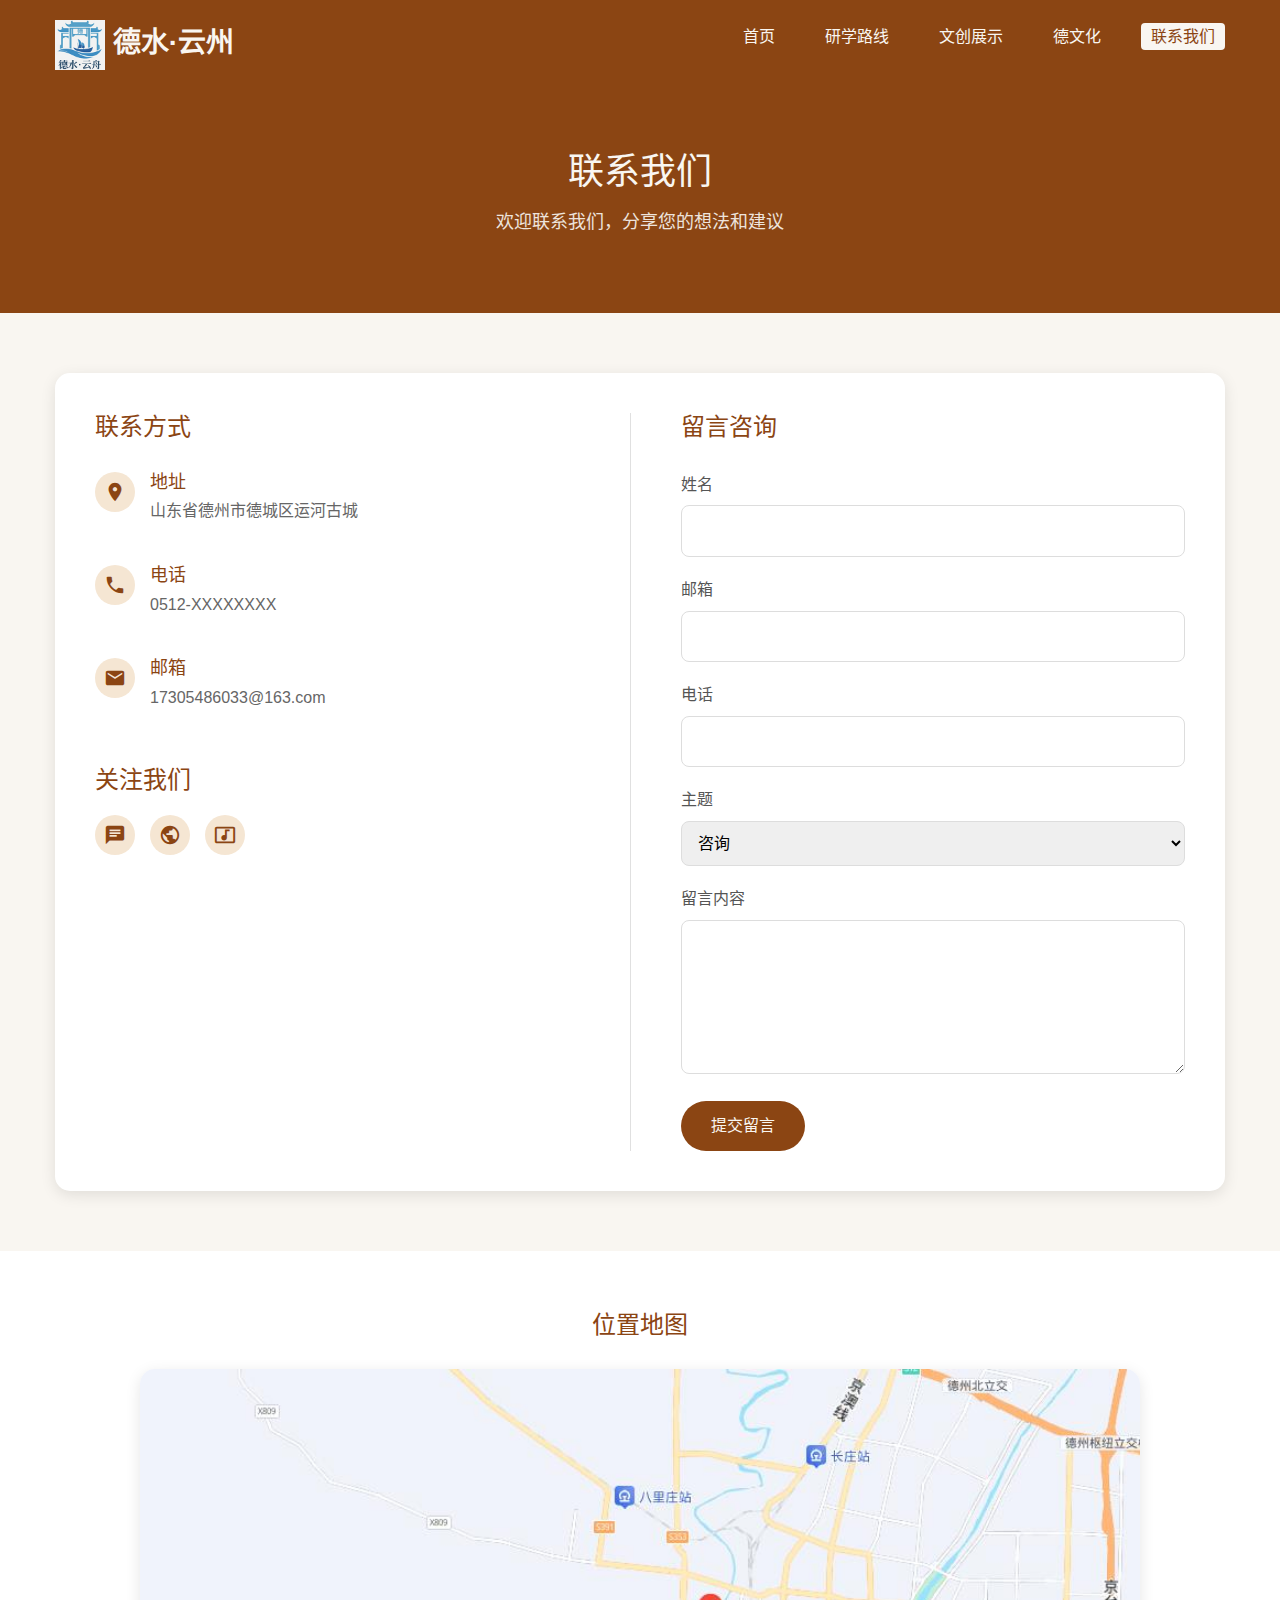
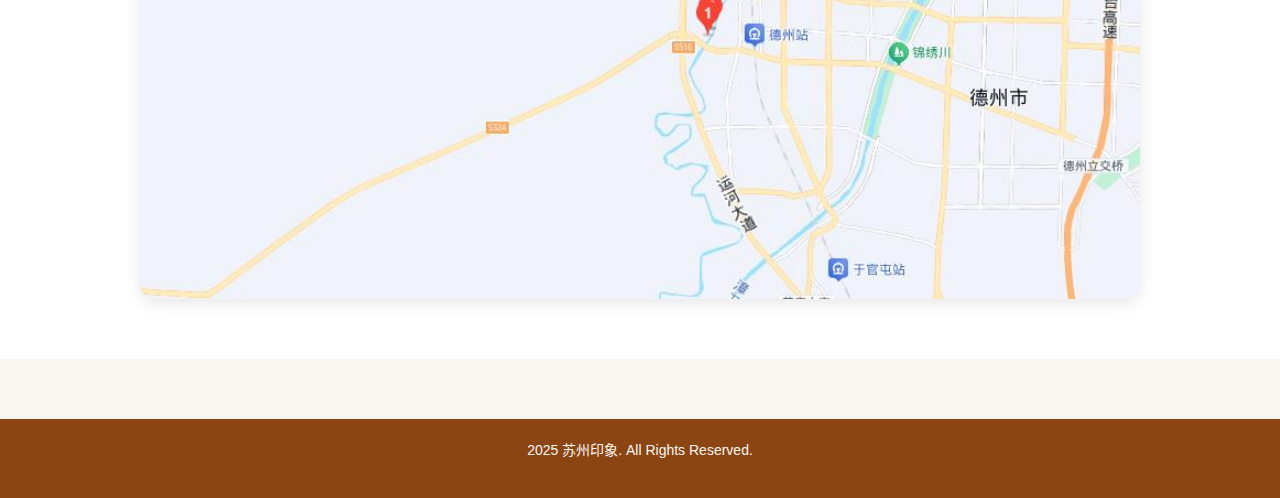
<file: contact.html>
<!DOCTYPE html>
<html lang="zh-CN">
<head>
    <meta charset="UTF-8">
    <meta name="viewport" content="width=device-width, initial-scale=1.0">
    <title>联系我们 - 苏州印象</title>
    <link href="https://cdn.jsdelivr.net/npm/bootstrap@5.3.0/dist/css/bootstrap.min.css" rel="stylesheet">
    <link rel="stylesheet" href="css/style.css">
    <link rel="stylesheet" href="css/contact.css">
    <link href="https://fonts.googleapis.com/icon?family=Material+Icons" rel="stylesheet">
</head>
<body>
    <!-- 头部区域 -->
    <header>
        <div class="container">
            <div class="logo">
                <img src="images/logo.jpg" alt="Logo" style="height: 50px;">
                  德水·云州
            </div>
            <nav>
                <ul>
                    <li><a href="index.html">首页</a></li>
                    <li><a href="food.html">研学路线</a></li>
                    <li><a href="culture.html">文创展示</a></li>
                    <li><a href="scenic.html">德文化</a></li>
                    <li><a href="contact.html" class="active">联系我们</a></li>
                </ul>
            </nav>
        </div>
    </header>

    <!-- 页面标题 -->
    <div class="page-header">
        <div class="container">
            <h1>联系我们</h1>
            <p>欢迎联系我们，分享您的想法和建议</p>
        </div>
    </div>

    <!-- 联系信息和表单区域 -->
    <div class="contact-section">
        <div class="container">
            <div class="contact-wrapper">
                <!-- 左侧联系信息 -->
                <div class="contact-info">
                    <h2>联系方式</h2>
                    <div class="info-items">
                        <div class="info-item">
                            <div class="icon">
                                <span class="material-icons">location_on</span>
                            </div>
                            <div class="text">
                                <h3>地址</h3>
                                <p>山东省德州市德城区运河古城</p>
                            </div>
                        </div>
                        <div class="info-item">
                            <div class="icon">
                                <span class="material-icons">phone</span>
                            </div>
                            <div class="text">
                                <h3>电话</h3>
                                <p>0512-XXXXXXXX</p>
                            </div>
                        </div>
                        <div class="info-item">
                            <div class="icon">
                                <span class="material-icons">email</span>
                            </div>
                            <div class="text">
                                <h3>邮箱</h3>
                                <p>17305486033@163.com</p>
                            </div>
                        </div>
                    </div>

                    <!-- 社交媒体链接 -->
                    <div class="social-media">
                        <h2>关注我们</h2>
                        <div class="social-links">
                            <a href="#" class="social-link" title="微信">
                                <span class="material-icons">chat</span>
                            </a>
                            <a href="#" class="social-link" title="微博">
                                <span class="material-icons">public</span>
                            </a>
                            <a href="#" class="social-link" title="抖音">
                                <span class="material-icons">music_video</span>
                            </a>
                        </div>
                    </div>
                </div>

                <!-- 右侧留言表单 -->
                <div class="contact-form">
                    <h2>留言咨询</h2>
                    <form id="messageForm">
                        <div class="form-group">
                            <label for="name">姓名</label>
                            <input type="text" id="name" name="name" required>
                        </div>
                        <div class="form-group">
                            <label for="email">邮箱</label>
                            <input type="email" id="email" name="email" required>
                        </div>
                        <div class="form-group">
                            <label for="phone">电话</label>
                            <input type="tel" id="phone" name="phone">
                        </div>
                        <div class="form-group">
                            <label for="subject">主题</label>
                            <select id="subject" name="subject">
                                <option value="咨询">咨询</option>
                                <option value="建议">建议</option>
                                <option value="合作">合作</option>
                                <option value="其他">其他</option>
                            </select>
                        </div>
                        <div class="form-group">
                            <label for="message">留言内容</label>
                            <textarea id="message" name="message" rows="5" required></textarea>
                        </div>
                        <button type="submit" class="submit-btn">提交留言</button>
                    </form>
                </div>
            </div>
        </div>
    </div>

    <!-- 地图区域 -->
    <div class="map-section">
        <div class="container">
            <h2>位置地图</h2>
            <div class="map-container">
                <img src="images/map1.jpg" alt="位置地图">
            </div>
        </div>
    </div>

    <!-- 底部版权 -->
    <footer>
        <div class="container">
            <p> 2025 苏州印象. All Rights Reserved.</p>
        </div>
    </footer>

    <!-- JavaScript -->
    <script src="https://cdn.jsdelivr.net/npm/bootstrap@5.3.0/dist/js/bootstrap.bundle.min.js"></script>
    <script src="js/contact.js"></script>
</body>
</html>
</file>
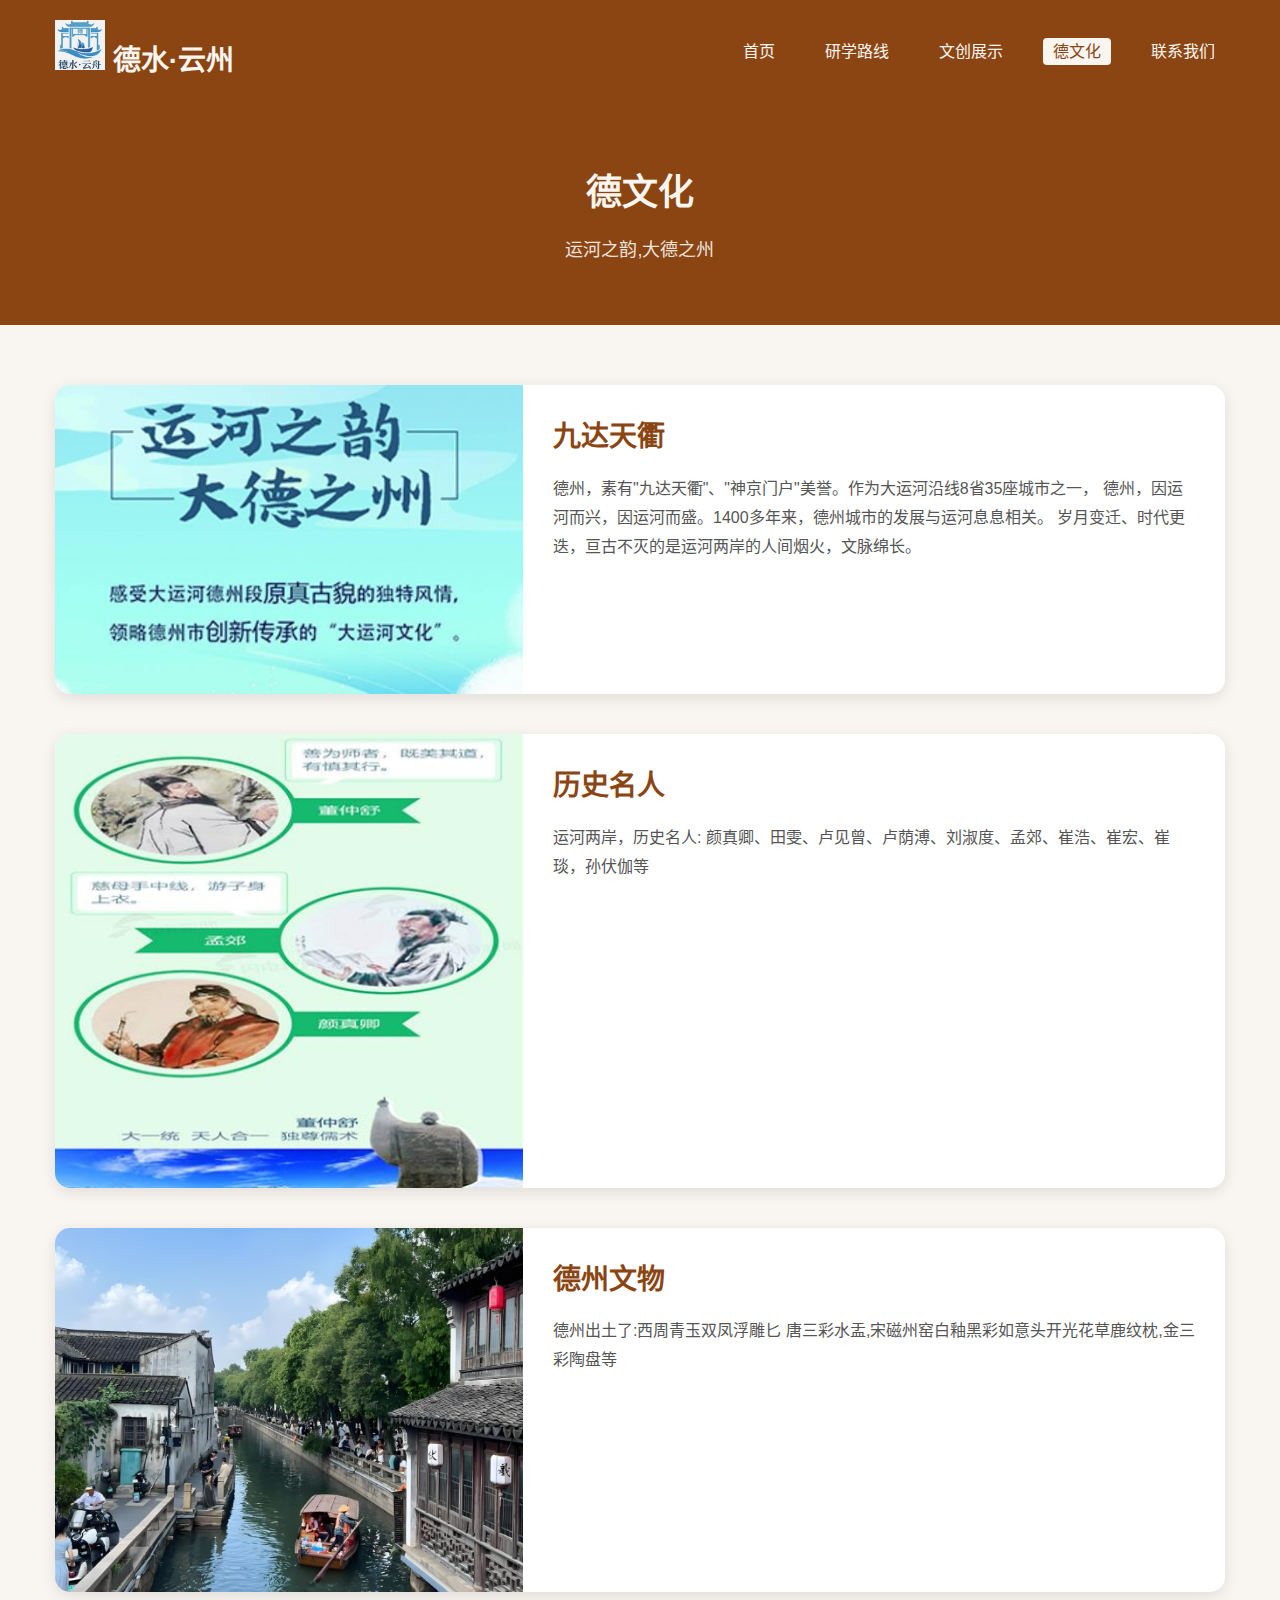
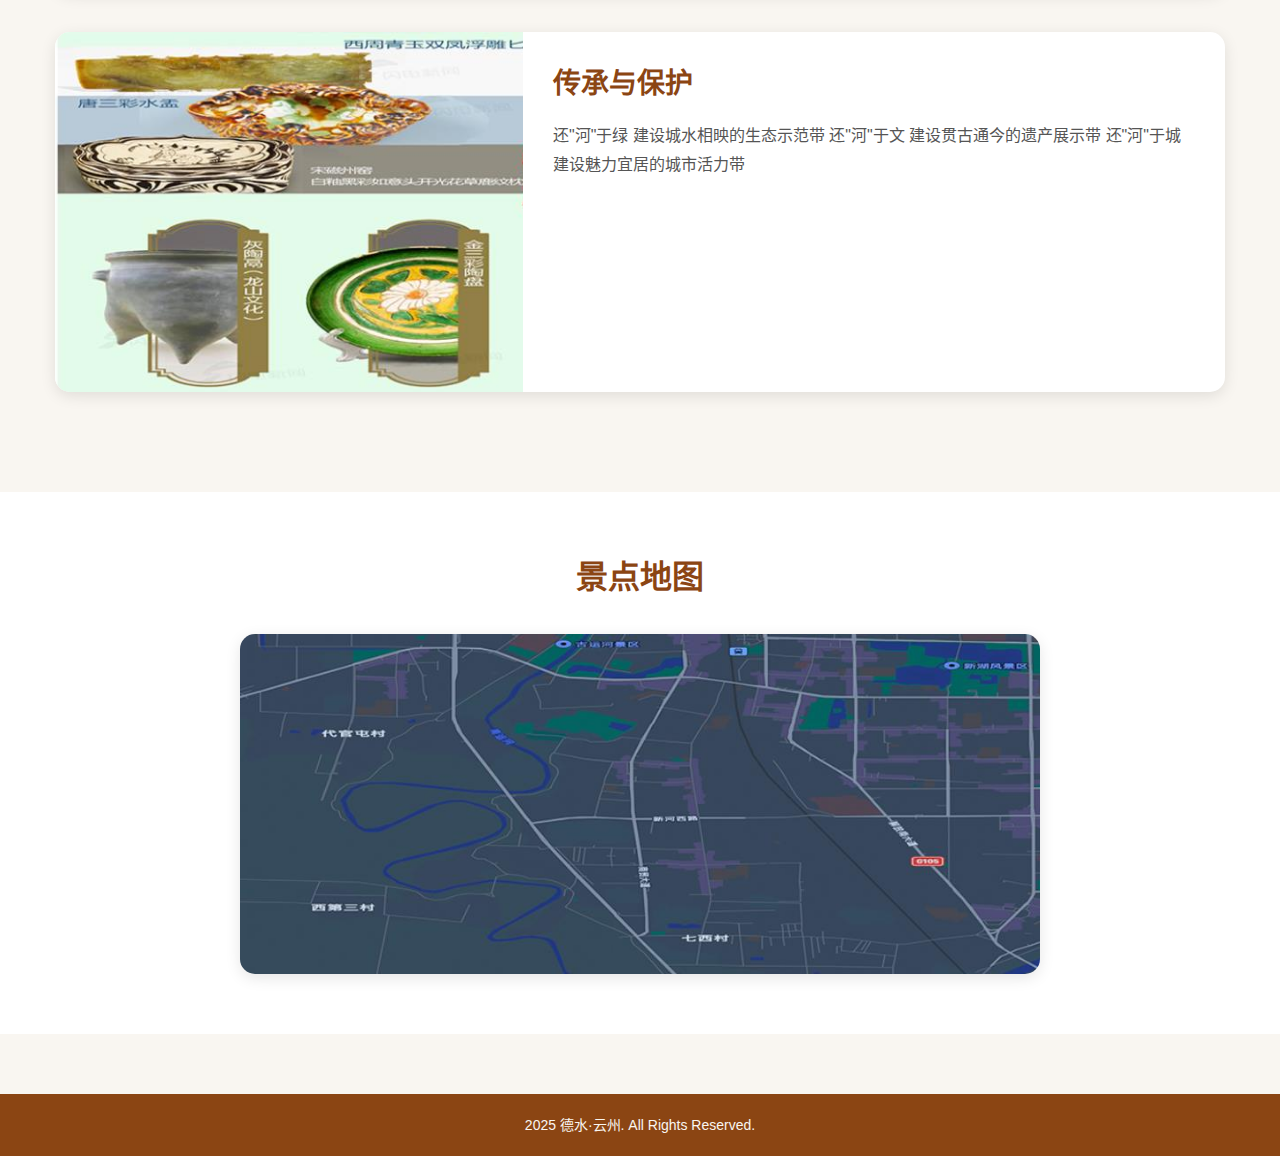
<file: scenic.html>
<!DOCTYPE html>
<html lang="zh-CN">
<head>
    <meta charset="UTF-8">
    <meta name="viewport" content="width=device-width, initial-scale=1.0">
    <title>景点介绍 - 德水·云州</title>
    <link rel="stylesheet" href="css/style.css">
    <link rel="stylesheet" href="css/scenic.css">
</head>
<body>
    <!-- 头部区域 -->
    <header>
        <div class="container">
            <div class="logo">
                <img src="images/logo.jpg" alt="Logo" style="height: 50px;">
                德水·云州
            </div>
            <nav>
                <ul>
                    <li><a href="index.html">首页</a></li>
                    <li><a href="food.html">研学路线</a></li>
                    <li><a href="culture.html">文创展示</a></li>
                    <li><a href="scenic.html" class="active">德文化</a></li>
                    <li><a href="contact.html">联系我们</a></li>
                </ul>
            </nav>
        </div>
    </header>

    <!-- 页面标题 -->
    <div class="page-header">
        <div class="container">
            <h1>德文化</h1>
            <p>运河之韵,大德之州</p>
        </div>
    </div>

    <!-- 内容展示区域 -->
    <div class="scenic-content">
        <div class="container">
            <!-- 九达天衢 -->
            <div class="scenic-card">
                <div class="scenic-image">
                    <img src="images/humble-garden.jpg" alt="九达天衢">
                  
                </div>
                <div class="scenic-info">
                    <h2>九达天衢</h2>
                    
                    <p class="description">德州，素有"九达天衢"、"神京门户"美誉。作为大运河沿线8省35座城市之一，
德州，因运河而兴，因运河而盛。1400多年来，德州城市的发展与运河息息相关。
岁月变迁、时代更迭，亘古不灭的是运河两岸的人间烟火，文脉绵长。</p>
                    
                </div>
            </div>

            <!-- 历史名人 -->
            <div class="scenic-card">
                <div class="scenic-image">
                    <img src="images/hanshan-temple.jpg" alt="历史名人">
                   
                </div>
                <div class="scenic-info">
                    <h2>历史名人</h2>
                     
                    <p class="description"> 运河两岸，历史名人:
颜真卿、田雯、卢见曾、卢荫溥、刘淑度、孟郊、崔浩、崔宏、崔琰，孙伏伽等</p>
                     
                </div>
            </div>

            <!-- 德州文物 -->
            <div class="scenic-card">
                <div class="scenic-image">
                    <img src="images/pingjiang-road.jpg" alt="德州文物">
                  
                </div>
                <div class="scenic-info">
                    <h2>德州文物</h2>
                    
                    <p class="description"> 德州出土了:西周青玉双凤浮雕匕
唐三彩水盂,宋磁州窑白釉黑彩如意头开光花草鹿纹枕,金三彩陶盘等</p>
                    
                </div>
            </div>

            <!-- 传承与保护 -->
            <div class="scenic-card">
                <div class="scenic-image">
                    <img src="images/tiger-hill2.jpg" alt="传承与保护">
                   
                </div>
                <div class="scenic-info">
                    <h2>传承与保护</h2>
                     
                    <p class="description"> 还"河"于绿
建设城水相映的生态示范带
还"河"于文
建设贯古通今的遗产展示带
还"河"于城
建设魅力宜居的城市活力带</p>
                    
                </div>
            </div>
        </div>
    </div>

    <!-- 景点地图 -->
    <div class="map-section">
        <div class="container">
            <h2 class="map-title">景点地图</h2>
            <div class="map-container">
                <img src="images/map.jpg" alt="苏州景点地图">
            </div>
        </div>
    </div>

    <!-- 底部版权 -->
    <footer>
        <div class="container">
            <p> 2025 德水·云州. All Rights Reserved.</p>
        </div>
    </footer>

    <!-- JavaScript -->
    <script src="js/scenic.js"></script>
</body>
</html>
</file>
<file: css/style.css>
/* 全局样式 */
* {
    margin: 0;
    padding: 0;
    box-sizing: border-box;
}

body {
    font-family: "Microsoft YaHei", sans-serif;
    color: #333;
    line-height: 1.6;
    background-color: #f9f6f1;
}

.container {
    max-width: 1200px;
    margin: 0 auto;
    padding: 0 15px;
}

/* 头部样式 */
header {
    background-color: #8b4513;
    padding: 20px 0;
    box-shadow: 0 2px 5px rgba(0,0,0,0.1);
}

header .container {
    display: flex;
    justify-content: space-between;
    align-items: center;
}

.logo {
    font-size: 28px;
    color: #f9f6f1;
    font-weight: bold;
    text-decoration: none;
}

nav ul {
    list-style: none;
    display: flex;
    gap: 30px;
}

nav ul li a {
    color: #f9f6f1;
    text-decoration: none;
    font-size: 16px;
    transition: color 0.3s;
    padding: 5px 10px;
    border-radius: 4px;
}

nav ul li a:hover,
nav ul li a.active {
    background-color: #f9f6f1;
    color: #8b4513;
}

/* 页面标题样式 */
.page-header {
    background-color: #8b4513;
    color: #f9f6f1;
    padding: 60px 0;
    text-align: center;
    margin-bottom: 0;
}

.page-header h1 {
    font-size: 36px;
    margin-bottom: 15px;
}

.page-header p {
    font-size: 18px;
    opacity: 0.9;
}

/* Banner样式 */
.banner {
    margin-bottom: 60px;
}

.banner img {
    width: 100%;
    height: 400px;
    object-fit: cover;
}

/* 标题样式 */
.section-title {
    text-align: center;
    margin-bottom: 40px;
}

.section-title h2 {
    font-size: 36px;
    color: #8b4513;
    font-weight: normal;
    margin-bottom: 5px;
}

.section-title h3 {
    font-size: 24px;
    color: #666;
}

/* 底部样式 */
footer {
    background-color: #8b4513;
    color: #f9f6f1;
    padding: 20px 0;
    text-align: center;
    margin-top: 60px;
}

footer p {
    font-size: 14px;
}

/* 响应式设计 */
@media (max-width: 768px) {
    .container {
        padding: 0 10px;
    }

    nav ul {
        gap: 15px;
    }

    nav ul li a {
        font-size: 14px;
    }

    .page-header h1 {
        font-size: 28px;
    }

    .page-header p {
        font-size: 16px;
    }
}
</file>
<file: css/contact.css>
/* 联系我们页面样式 */

/* 联系信息和表单区域 */
.contact-section {
    padding: 60px 0;
    background-color: #f9f6f1;
}

.contact-wrapper {
    display: flex;
    gap: 50px;
    background-color: #fff;
    border-radius: 15px;
    box-shadow: 0 4px 15px rgba(0,0,0,0.1);
    padding: 40px;
}

/* 左侧联系信息样式 */
.contact-info {
    flex: 1;
    padding-right: 30px;
    border-right: 1px solid #e0e0e0;
}

.contact-info h2 {
    color: #8b4513;
    font-size: 24px;
    margin-bottom: 30px;
}

.info-items {
    margin-bottom: 40px;
}

.info-item {
    display: flex;
    align-items: flex-start;
    margin-bottom: 25px;
}

.info-item .icon {
    width: 40px;
    height: 40px;
    margin-right: 15px;
    background-color: #f5e6d3;
    border-radius: 50%;
    display: flex;
    align-items: center;
    justify-content: center;
}

.info-item .icon .material-icons {
    font-size: 22px;
    color: #8b4513;
}

.info-item .text h3 {
    color: #8b4513;
    font-size: 18px;
    margin-bottom: 5px;
}

.info-item .text p {
    color: #666;
    font-size: 16px;
}

/* 社交媒体链接 */
.social-media h2 {
    margin-bottom: 20px;
}

.social-links {
    display: flex;
    gap: 15px;
}

.social-link {
    width: 40px;
    height: 40px;
    background-color: #f5e6d3;
    border-radius: 50%;
    display: flex;
    align-items: center;
    justify-content: center;
    transition: all 0.3s ease;
    text-decoration: none;
}

.social-link .material-icons {
    font-size: 22px;
    color: #8b4513;
    transition: color 0.3s ease;
}

.social-link:hover {
    background-color: #8b4513;
}

.social-link:hover .material-icons {
    color: #f9f6f1;
}

/* 右侧表单样式 */
.contact-form {
    flex: 1;
}

.contact-form h2 {
    color: #8b4513;
    font-size: 24px;
    margin-bottom: 30px;
}

.form-group {
    margin-bottom: 20px;
}

.form-group label {
    display: block;
    color: #555;
    margin-bottom: 8px;
}

.form-group input,
.form-group select,
.form-group textarea {
    width: 100%;
    padding: 12px;
    border: 1px solid #ddd;
    border-radius: 8px;
    font-size: 16px;
    transition: border-color 0.3s ease;
}

.form-group input:focus,
.form-group select:focus,
.form-group textarea:focus {
    outline: none;
    border-color: #8b4513;
}

.submit-btn {
    background-color: #8b4513;
    color: #f9f6f1;
    border: none;
    padding: 12px 30px;
    border-radius: 25px;
    font-size: 16px;
    cursor: pointer;
    transition: all 0.3s ease;
}

.submit-btn:hover {
    background-color: #6b3410;
    transform: translateY(-2px);
}

/* 地图区域 */
.map-section {
    padding: 60px 0;
    background-color: #fff;
}

.map-section h2 {
    text-align: center;
    color: #8b4513;
    font-size: 24px;
    margin-bottom: 30px;
}

.map-container {
    max-width: 1000px;
    margin: 0 auto;
    border-radius: 15px;
    overflow: hidden;
    box-shadow: 0 4px 15px rgba(0,0,0,0.1);
}

.map-container img {
    width: 100%;
    height: auto;
    display: block;
}

/* 响应式设计 */
@media (max-width: 768px) {
    .contact-wrapper {
        flex-direction: column;
        padding: 20px;
    }

    .contact-info {
        padding-right: 0;
        border-right: none;
        border-bottom: 1px solid #e0e0e0;
        padding-bottom: 30px;
        margin-bottom: 30px;
    }
}
</file>
<file: css/scenic.css>
/* 景点页面样式 */

/* 筛选器区域 */
.filter-section {
    background-color: #f5e6d3;
    padding: 20px 0;
    position: sticky;
    top: 0;
    z-index: 100;
    box-shadow: 0 2px 5px rgba(0,0,0,0.1);
}

.filter-buttons {
    display: flex;
    justify-content: center;
    gap: 20px;
}

.filter-btn {
    background: none;
    border: 2px solid #8b4513;
    color: #8b4513;
    padding: 8px 20px;
    border-radius: 20px;
    cursor: pointer;
    font-size: 16px;
    transition: all 0.3s ease;
}

.filter-btn:hover,
.filter-btn.active {
    background-color: #8b4513;
    color: #f9f6f1;
}

/* 景点内容区域 */
.scenic-content {
    padding: 60px 0;
    background-color: #f9f6f1;
}

/* 景点卡片样式 */
.scenic-card {
    background-color: #fff;
    border-radius: 15px;
    overflow: hidden;
    box-shadow: 0 4px 15px rgba(0,0,0,0.1);
    margin-bottom: 40px;
    display: flex;
    transition: transform 0.3s ease;
}

.scenic-card:hover {
    transform: translateY(-5px);
}

.scenic-image {
    flex: 0 0 40%;
    position: relative;
}

.scenic-image img {
    width: 100%;
    height: 100%;
    object-fit: cover;
}

.scenic-tag {
    position: absolute;
    top: 20px;
    right: 20px;
    background-color: rgba(139, 69, 19, 0.9);
    color: #f9f6f1;
    padding: 5px 15px;
    border-radius: 15px;
    font-size: 14px;
}

.scenic-info {
    flex: 0 0 60%;
    padding: 30px;
}

.scenic-info h2 {
    font-size: 28px;
    color: #8b4513;
    margin-bottom: 15px;
}

.scenic-meta {
    display: flex;
    gap: 20px;
    margin-bottom: 20px;
    color: #666;
}

.scenic-meta span {
    display: flex;
    align-items: center;
    gap: 5px;
}

.description {
    color: #555;
    line-height: 1.8;
    margin-bottom: 20px;
}

.scenic-features {
    display: flex;
    gap: 10px;
    flex-wrap: wrap;
}

.scenic-features span {
    background-color: #f5e6d3;
    color: #8b4513;
    padding: 5px 15px;
    border-radius: 15px;
    font-size: 14px;
}

/* 地图区域 */
.map-section {
    padding: 60px 0;
    background-color: #fff;
}

.map-title {
    text-align: center;
    color: #8b4513;
    font-size: 32px;
    margin-bottom: 30px;
}

.map-container {
    max-width: 800px;
    margin: 0 auto;
    border-radius: 15px;
    overflow: hidden;
    box-shadow: 0 4px 15px rgba(0,0,0,0.1);
}

.map-container img {
    width: 100%;
    height: auto;
    display: block;
}

/* 响应式设计 */
@media (max-width: 768px) {
    .scenic-card {
        flex-direction: column;
    }

    .scenic-image {
        height: 250px;
    }

    .filter-buttons {
        flex-wrap: wrap;
    }

    .filter-btn {
        width: calc(50% - 10px);
        text-align: center;
    }

    .scenic-meta {
        flex-direction: column;
        gap: 10px;
    }
}
</file>
